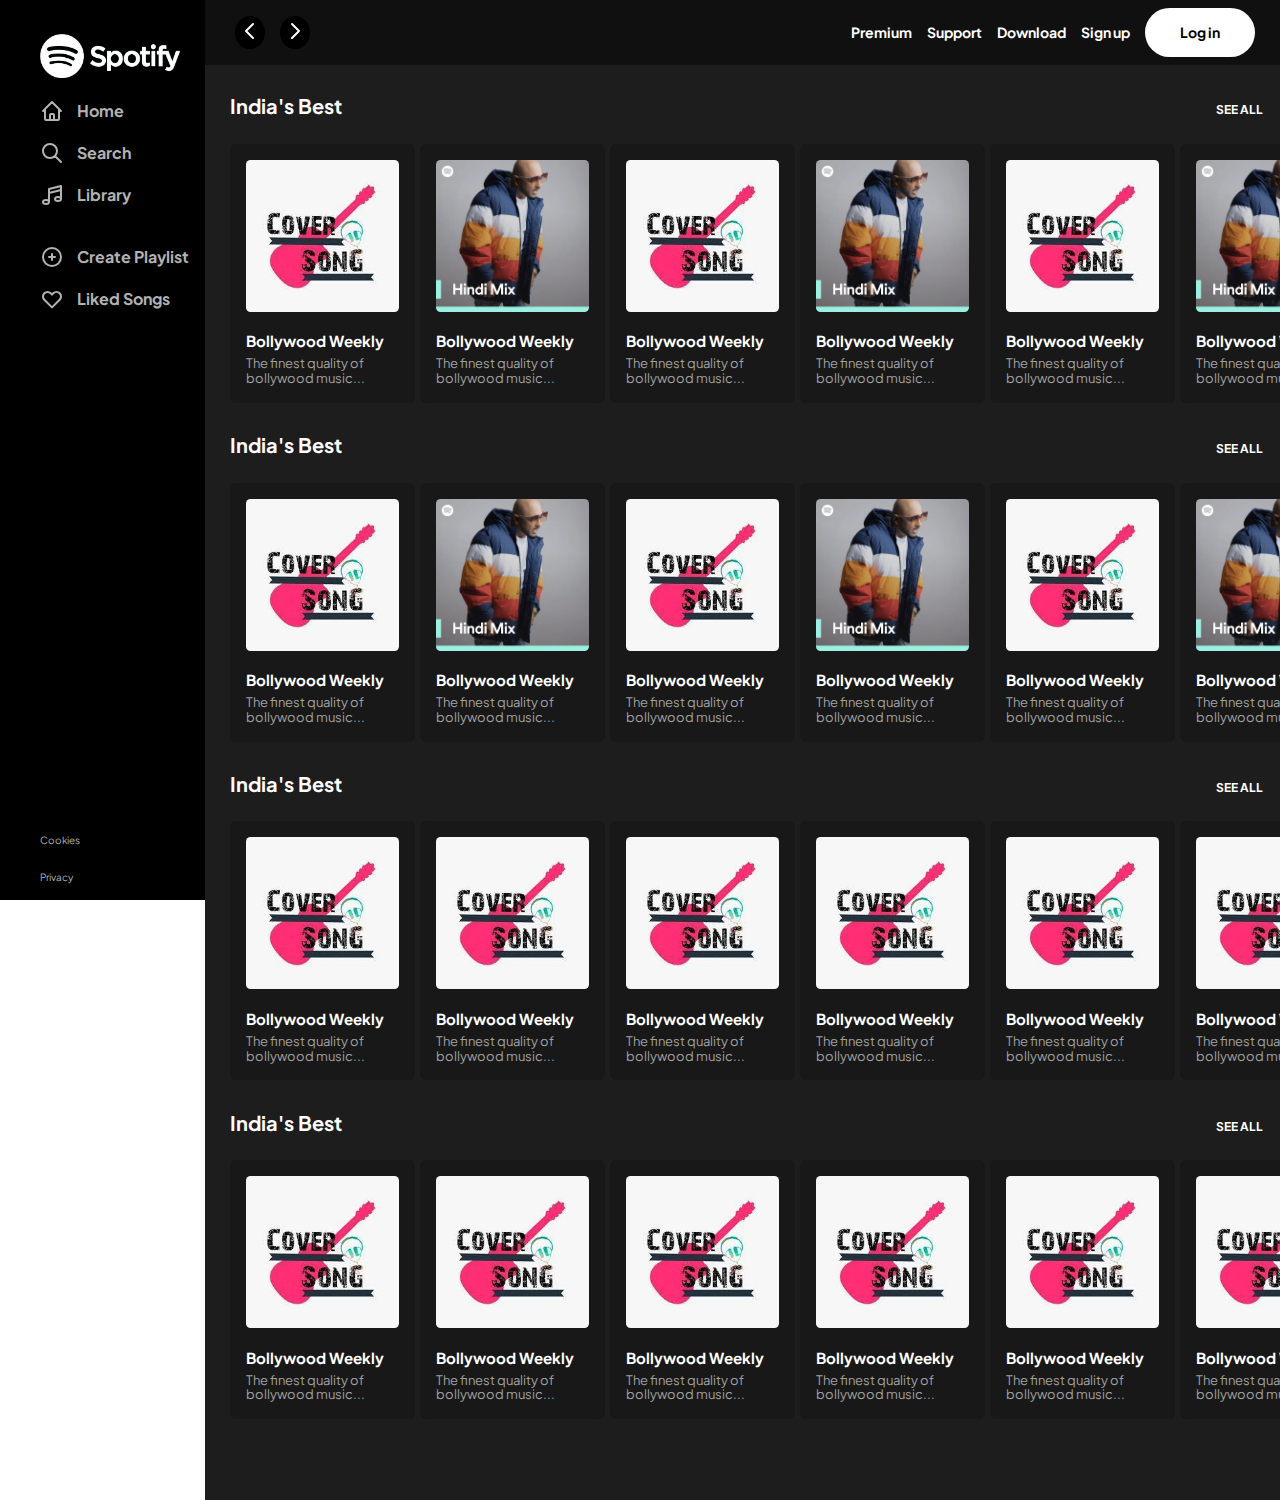
<file: index.html>
<!DOCTYPE html>
<html lang="en">
  <head>
    <meta charset="UTF-8" />
    <meta http-equiv="X-UA-Compatible" content="IE=edge" />
    <meta name="viewport" content="width=device-width, initial-scale=1.0" />
    <link rel="stylesheet" href="normalize.css" />
    <link rel="stylesheet" href="index.css" />
    <title>Spotify - Web Player</title>
  </head>
  <body class="font-jakarta">
    <nav>
      <ul>
        <li class="brand-logo">
          <img src="logo.png" />
        </li>
        <li>
          <a class="nav-link" href="#">
            <svg
              xmlns="http://www.w3.org/2000/svg"
              class="nav-icon"
              fill="none"
              viewBox="0 0 24 24"
              stroke="currentColor"
              stroke-width="2"
            >
              <path
                stroke-linecap="round"
                stroke-linejoin="round"
                d="M3 12l2-2m0 0l7-7 7 7M5 10v10a1 1 0 001 1h3m10-11l2 2m-2-2v10a1 1 0 01-1 1h-3m-6 0a1 1 0 001-1v-4a1 1 0 011-1h2a1 1 0 011 1v4a1 1 0 001 1m-6 0h6"
              /></svg
            >Home</a
          >
        </li>
        <li>
          <a class="nav-link" href="#">
            <svg
              xmlns="http://www.w3.org/2000/svg"
              class="nav-icon"
              fill="none"
              viewBox="0 0 24 24"
              stroke="currentColor"
              stroke-width="2"
            >
              <path
                stroke-linecap="round"
                stroke-linejoin="round"
                d="M21 21l-6-6m2-5a7 7 0 11-14 0 7 7 0 0114 0z"
              />
            </svg>
            Search</a
          >
        </li>
        <li>
          <a class="nav-link" href="#">
            <svg
              xmlns="http://www.w3.org/2000/svg"
              class="nav-icon"
              fill="none"
              viewBox="0 0 24 24"
              stroke="currentColor"
              stroke-width="2"
            >
              <path
                stroke-linecap="round"
                stroke-linejoin="round"
                d="M9 19V6l12-3v13M9 19c0 1.105-1.343 2-3 2s-3-.895-3-2 1.343-2 3-2 3 .895 3 2zm12-3c0 1.105-1.343 2-3 2s-3-.895-3-2 1.343-2 3-2 3 .895 3 2zM9 10l12-3"
              />
            </svg>
            Library</a
          >
        </li>
        <div class="nav-gap"></div>
        <li>
          <a class="nav-link" href="#">
            <svg
              xmlns="http://www.w3.org/2000/svg"
              class="nav-icon"
              fill="none"
              viewBox="0 0 24 24"
              stroke="currentColor"
              stroke-width="2"
            >
              <path
                stroke-linecap="round"
                stroke-linejoin="round"
                d="M12 9v3m0 0v3m0-3h3m-3 0H9m12 0a9 9 0 11-18 0 9 9 0 0118 0z"
              />
            </svg>
            Create Playlist</a
          >
        </li>

        <li>
          <a class="nav-link" href="#">
            <svg
              xmlns="http://www.w3.org/2000/svg"
              class="nav-icon"
              fill="none"
              viewBox="0 0 24 24"
              stroke="currentColor"
              stroke-width="2"
            >
              <path
                stroke-linecap="round"
                stroke-linejoin="round"
                d="M4.318 6.318a4.5 4.5 0 000 6.364L12 20.364l7.682-7.682a4.5 4.5 0 00-6.364-6.364L12 7.636l-1.318-1.318a4.5 4.5 0 00-6.364 0z"
              />
            </svg>
            Liked Songs</a
          >
        </li>
      </ul>


      <ul class="nav-bottom">
        <li>
          <a href="#">Cookies</a>
        </li>
        <li>
          <a href="#">Privacy</a>
        </li>
      </ul>
    </nav>
    <main>
      <header>
        <div class="header-svg">
          <div class="svg-div">
            <a href="#">
              <svg
                xmlns="http://www.w3.org/2000/svg"
                class="h-7 w-7"
                fill="none"
                viewBox="0 0 24 24"
                stroke="currentColor"
                stroke-width="2"
              >
                <path
                  stroke-linecap="round"
                  stroke-linejoin="round"
                  d="M15 19l-7-7 7-7"
                />
              </svg>
            </a>
          </div>
          <div class="svg-div">
            <a href="#">
              <svg
                xmlns="http://www.w3.org/2000/svg"
                class="h-7 w-7"
                fill="none"
                viewBox="0 0 24 24"
                stroke="currentColor"
                stroke-width="2"
              >
                <path
                  stroke-linecap="round"
                  stroke-linejoin="round"
                  d="M9 5l7 7-7 7"
                />
              </svg>
            </a>
          </div>
        </div>

        <!-- Right nav -->
        <div class="right-nav">
            
                <a href="#">Premium</a>
                <a href="#">Support</a>
                <a href="#">Download</a>
                <a href="#">Sign up</a>
                <a href="#" class="login-btn">Log in</a>
           
        </div>
      </header>
    

      <section class="top-section">
        <div class="section-header">
                <h1>India's Best</h1>
                <h3>SEE ALL</h3>
        </div>
        <div class="cards-array">
          <div class="song-card">

            <div class="card-img">
              <img src="cover.jpg" alt="Album Cover">
            </div>
            <div class="card-text">
              <span>Bollywood Weekly</span><br>The finest quality of bollywood music...
            </div>
  
          </div>
          <div class="song-card">
  
            <div class="card-img">
              <img src="cover1.jpg" alt="Album Cover">
            </div>
            <div class="card-text">
              <span>Bollywood Weekly</span><br>The finest quality of bollywood music...
            </div>
  
          </div>
          <div class="song-card">
  
            <div class="card-img">
              <img src="cover.jpg" alt="Album Cover">
            </div>
            <div class="card-text">
              <span>Bollywood Weekly</span><br>The finest quality of bollywood music...
            </div>
  
          </div>
          <div class="song-card">
  
            <div class="card-img">
              <img src="cover1.jpg" alt="Album Cover">
            </div>
            <div class="card-text">
              <span>Bollywood Weekly</span><br>The finest quality of bollywood music...
            </div>
  
          </div>
          <div class="song-card">
  
            <div class="card-img">
              <img src="cover.jpg" alt="Album Cover">
            </div>
            <div class="card-text">
              <span>Bollywood Weekly</span><br>The finest quality of bollywood music...
            </div>
  
          </div>
          <div class="song-card">
  
            <div class="card-img">
              <img src="cover1.jpg" alt="Album Cover">
            </div>
            <div class="card-text">
              <span>Bollywood Weekly</span><br>The finest quality of bollywood music...
            </div>
  
          </div>
        </div>

      </section>

      <section class="other-sections">
        <div class="section-header">
                <h1>India's Best</h1>
                <h3>SEE ALL</h3>
        </div>
        <div class="cards-array">
          <div class="song-card">

            <div class="card-img">
              <img src="cover.jpg" alt="Album Cover">
            </div>
            <div class="card-text">
              <span>Bollywood Weekly</span><br>The finest quality of bollywood music...
            </div>
  
          </div>
          <div class="song-card">
  
            <div class="card-img">
              <img src="cover1.jpg" alt="Album Cover">
            </div>
            <div class="card-text">
              <span>Bollywood Weekly</span><br>The finest quality of bollywood music...
            </div>
  
          </div>
          <div class="song-card">
  
            <div class="card-img">
              <img src="cover.jpg" alt="Album Cover">
            </div>
            <div class="card-text">
              <span>Bollywood Weekly</span><br>The finest quality of bollywood music...
            </div>
  
          </div>
          <div class="song-card">
  
            <div class="card-img">
              <img src="cover1.jpg" alt="Album Cover">
            </div>
            <div class="card-text">
              <span>Bollywood Weekly</span><br>The finest quality of bollywood music...
            </div>
  
          </div>
          <div class="song-card">
  
            <div class="card-img">
              <img src="cover.jpg" alt="Album Cover">
            </div>
            <div class="card-text">
              <span>Bollywood Weekly</span><br>The finest quality of bollywood music...
            </div>
  
          </div>
          <div class="song-card">
  
            <div class="card-img">
              <img src="cover1.jpg" alt="Album Cover">
            </div>
            <div class="card-text">
              <span>Bollywood Weekly</span><br>The finest quality of bollywood music...
            </div>
  
          </div>
        </div>

      </section>

      <section class="other-sections">
        <div class="section-header">
                <h1>India's Best</h1>
                <h3>SEE ALL</h3>
        </div>
        <div class="cards-array">
          <div class="song-card">

            <div class="card-img">
              <img src="cover.jpg" alt="Album Cover">
            </div>
            <div class="card-text">
              <span>Bollywood Weekly</span><br>The finest quality of bollywood music...
            </div>
  
          </div>
          <div class="song-card">
  
            <div class="card-img">
              <img src="cover.jpg" alt="Album Cover">
            </div>
            <div class="card-text">
              <span>Bollywood Weekly</span><br>The finest quality of bollywood music...
            </div>
  
          </div>
          <div class="song-card">
  
            <div class="card-img">
              <img src="cover.jpg" alt="Album Cover">
            </div>
            <div class="card-text">
              <span>Bollywood Weekly</span><br>The finest quality of bollywood music...
            </div>
  
          </div>
          <div class="song-card">
  
            <div class="card-img">
              <img src="cover.jpg" alt="Album Cover">
            </div>
            <div class="card-text">
              <span>Bollywood Weekly</span><br>The finest quality of bollywood music...
            </div>
  
          </div>
          <div class="song-card">
  
            <div class="card-img">
              <img src="cover.jpg" alt="Album Cover">
            </div>
            <div class="card-text">
              <span>Bollywood Weekly</span><br>The finest quality of bollywood music...
            </div>
  
          </div>
          <div class="song-card">
  
            <div class="card-img">
              <img src="cover.jpg" alt="Album Cover">
            </div>
            <div class="card-text">
              <span>Bollywood Weekly</span><br>The finest quality of bollywood music...
            </div>
  
          </div>
        </div>

      </section>

      <section class="other-sections">
        <div class="section-header">
                <h1>India's Best</h1>
                <h3>SEE ALL</h3>
        </div>
        <div class="cards-array">
          <div class="song-card">

            <div class="card-img">
              <img src="cover.jpg" alt="Album Cover">
            </div>
            <div class="card-text">
              <span>Bollywood Weekly</span><br>The finest quality of bollywood music...
            </div>
  
          </div>
          <div class="song-card">
  
            <div class="card-img">
              <img src="cover.jpg" alt="Album Cover">
            </div>
            <div class="card-text">
              <span>Bollywood Weekly</span><br>The finest quality of bollywood music...
            </div>
  
          </div>
          <div class="song-card">
  
            <div class="card-img">
              <img src="cover.jpg" alt="Album Cover">
            </div>
            <div class="card-text">
              <span>Bollywood Weekly</span><br>The finest quality of bollywood music...
            </div>
  
          </div>
          <div class="song-card">
  
            <div class="card-img">
              <img src="cover.jpg" alt="Album Cover">
            </div>
            <div class="card-text">
              <span>Bollywood Weekly</span><br>The finest quality of bollywood music...
            </div>
  
          </div>
          <div class="song-card">
  
            <div class="card-img">
              <img src="cover.jpg" alt="Album Cover">
            </div>
            <div class="card-text">
              <span>Bollywood Weekly</span><br>The finest quality of bollywood music...
            </div>
  
          </div>
          <div class="song-card">
  
            <div class="card-img">
              <img src="cover.jpg" alt="Album Cover">
            </div>
            <div class="card-text">
              <span>Bollywood Weekly</span><br>The finest quality of bollywood music...
            </div>
  
          </div>
        </div>

      </section>

    </main>
  </body>
</html>
</file>
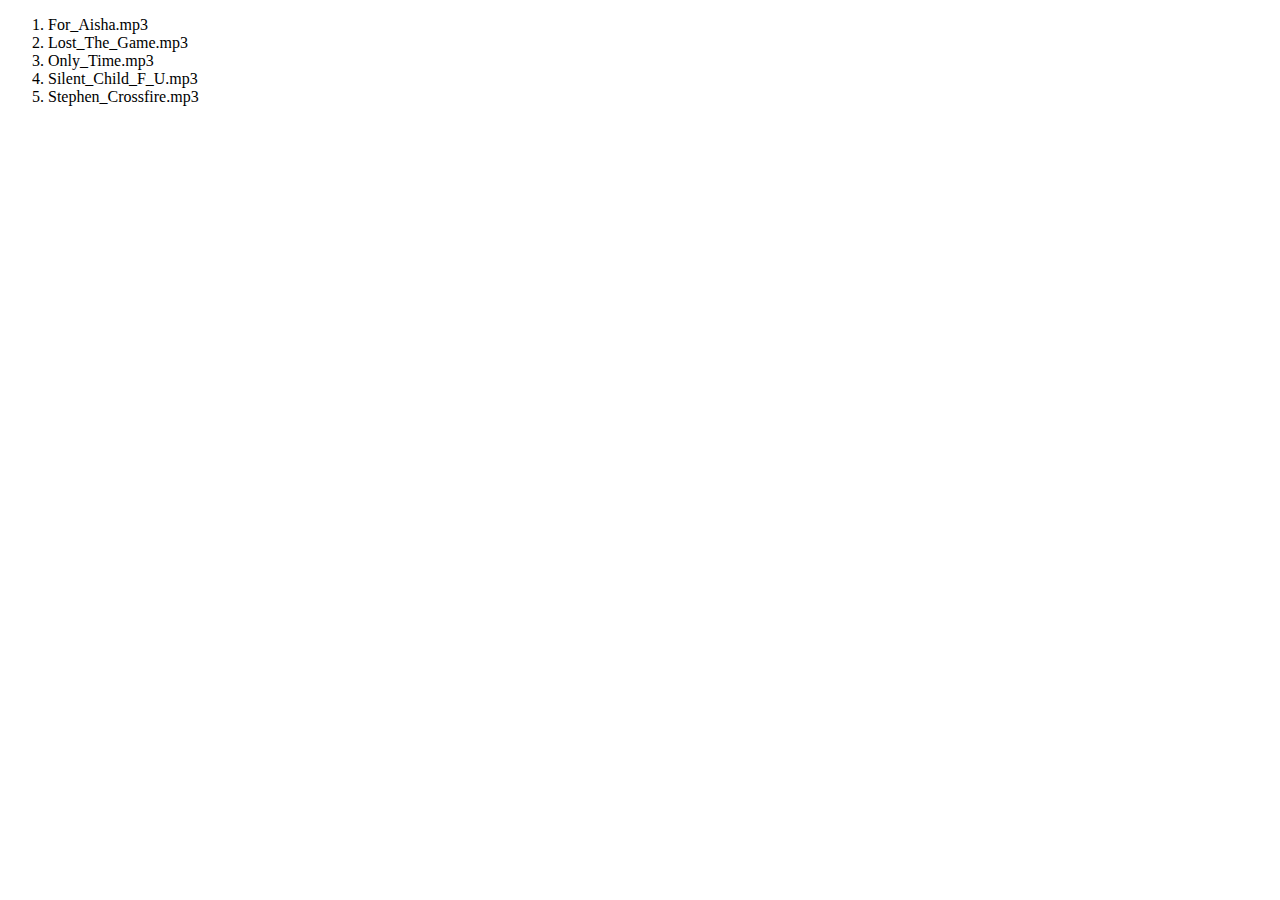
<file: test.html>
<!DOCTYPE html>
<html lang="en">
  <head>
    <meta charset="UTF-8" />
    <meta http-equiv="X-UA-Compatible" content="IE=edge" />
    <meta name="viewport" content="width=device-width, initial-scale=1.0" />
    <title>Document</title>
  </head>
  <body>
    <div id="playground"></div>

    <script>
      const songs = [
        "For_Aisha.mp3",
        "Lost_The_Game.mp3",
        "Only_Time.mp3",
        "Silent_Child_F_U.mp3",
        "Stephen_Crossfire.mp3",
      ];

      const createSongList = () => {
        const list = document.createElement("ol");
        for(let i=0; i<songs.length;i++){
            const item = document.createElement("li");
            item.appendChild(document.createTextNode(songs[i]));
            list.appendChild(item);
        }
        return list;
      };

      const songList = document.getElementById("playground");
      songList.appendChild(createSongList());
      


    </script>
  </body>
</html>
</file>
<file: index.css>
@import url("https://fonts.googleapis.com/css2?family=Plus+Jakarta+Sans:wght@400;700&display=swap");

.font-jakarta {
  font-family: "Plus Jakarta Sans", sans-serif;
}

body {
  display: flex;
}

nav {
  background-color: black;
  height: 100vh;
  width: 16%;
  /* padding-top: 20px; */
  display: flex;
  flex-direction: column;
  justify-content: space-between;
  position: fixed;
}

.brand-logo img {
  width: 140px;
}

nav ul li {
  margin-top: 18px;
}

.nav-link {
  color: #b3b3b3;
  text-decoration: none;
  font-weight: bold;
  display: flex;
  align-items: center;
}

.nav-link:hover {
  color: white;
}

.nav-icon {
  margin-right: 13px;
  height: 24px;
}

.nav-gap {
  min-height: 20px;
}

.nav-bottom li a {
  color: #b3b3b3;
  text-decoration: none;
  font-size: 10px;
}
main {
  width: 84%;
  height: 1500px;
  margin-left: 16%;
  background: #1d1d1d;
}

main header {
  background-color: #101010;
  min-height: 65px;
  position: fixed;
  width: 84%;
  color: white;
  display: flex;
  justify-content: space-between;
  align-items: center;
  padding-left: 15px;
}

main header a {
  color: white;
}

header svg {
  height: 24px;
  /* margin-left: 15px; */
}

.header-svg{
  display: flex;
}

.svg-div{
  margin-left: 15px;
  border: 1px solid black ;
  border-radius: 100%;
  background-color: black;
  padding: 2px;  
}

.right-nav nav a {
  color: white;
}

.right-nav  {
  display: flex;
  align-items: center;
  padding-right: 25px;
}

.right-nav  a {
    text-decoration: none;
    margin-right: 15px;
    font-size: 14px;
    font-weight: bold;
}

.login-btn{
    background: white;
    color: black;
    padding: 16px 35px;
    border-radius: 30px;
}

/*==============================cards array header start====================*/

.top-section{
    padding-top: 64px;
}

.section-header{
  padding: 17px 17px 0 25px;
    display: flex;
    justify-content: space-between;
    align-items: baseline;
    color: white;
}

.section-header h1{
   font-size: 20px;
}

.section-header h3{
   font-size: 12px;
}

/*================== cards array header end =====================*/


/*========================= album single card start==========================*/
.cards-array{
  display: flex;
  justify-content: space-between;
  padding-left: 20px;
  padding-right: 10px;
}

.song-card{
  height: 257px;
  width: 183px;
  background-color:#181818;
  margin-top: 13px;
  margin-left: 5px;
  border: 1px solid #181818;
  border-radius: 3%;
}

.song-card:hover{
  background-color: #242424;
  cursor: pointer;
}

.card-img img{
  height: 152px;
  width: 153px;
  margin: 15px;
  border-radius: 3%;
  line-height: 80%;
}

.card-text span{
  font-weight: bold;
  font-size: 15px;
  color: white;
  line-height: 30px;
}

.card-text{
  margin: -4px 15px 0 15px;
  font-weight: normal;
  font-size: 13px;
  color: #a2a2a2;
}

/*=========================album single card end===========================*/


/* ========================= other sections========================== */

/* .other-sections{
  padding: 20px 0 0 25px;
} */

/* ========================= other section headers========================== */
</file>
